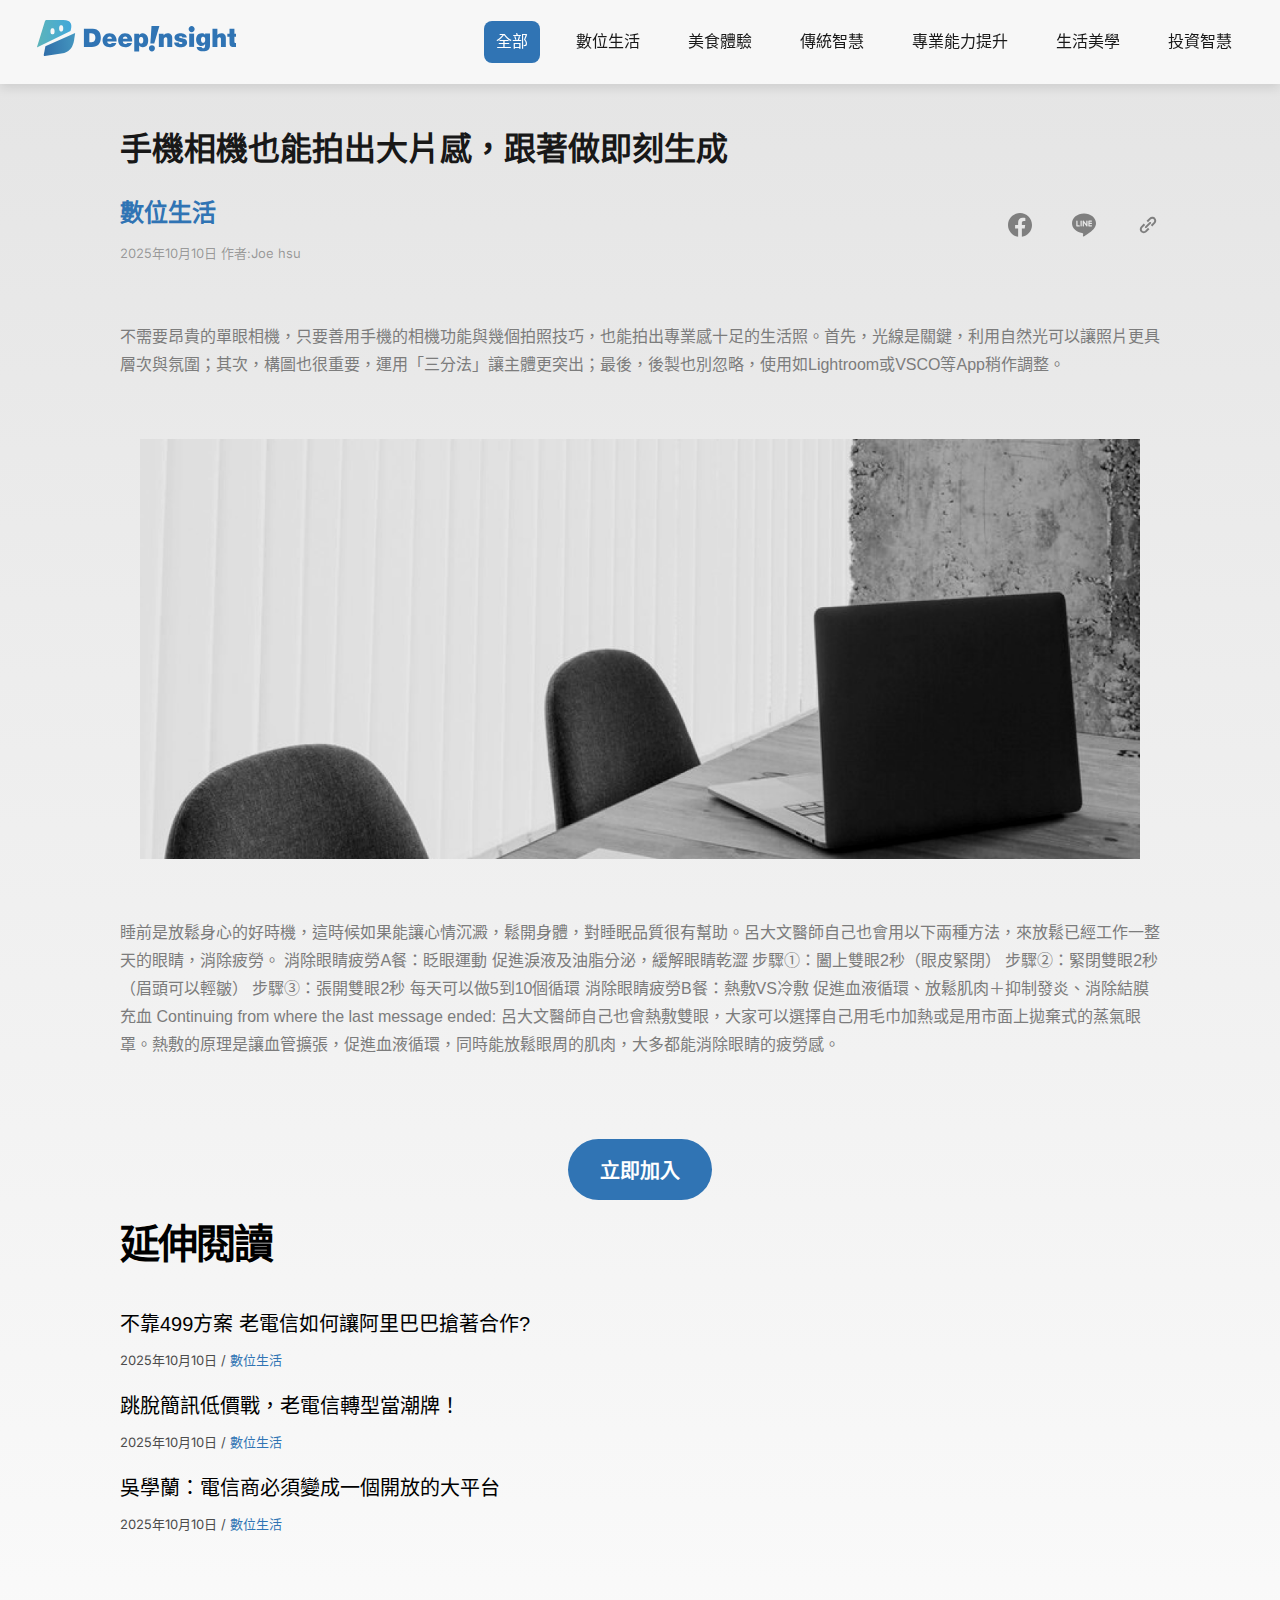
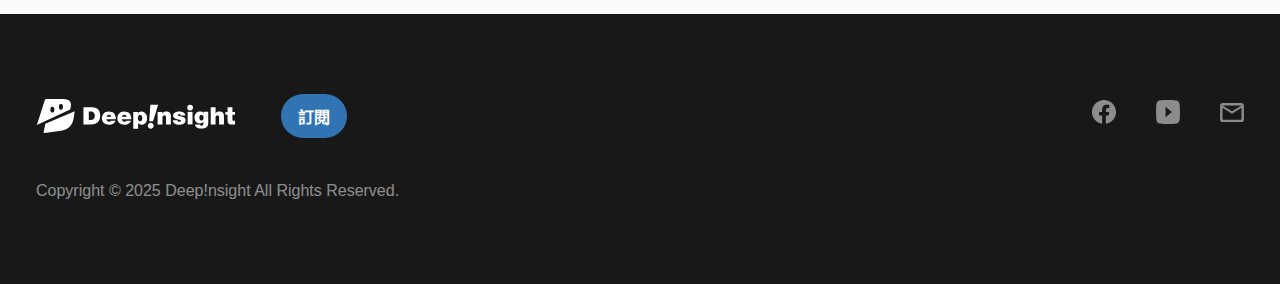
<file: article.html>
<!DOCTYPE html>
<html lang="zh-TW">
 <head>
  <meta charset="utf-8"/>
  <meta content="width=device-width, initial-scale=1.0" name="viewport"/>
  <title>
   Deep Insight Blog
  </title>
  <link href="main.css" rel="stylesheet"/>
 </head>
 <body>
  <div class="list-container">
    <header class="header">
      <a href="index.html" class="fade-in-up">
       <img alt="Logo" class="logo" src="img/di-logo.svg"/>
      </a>
      <!-- 桌機用選單 -->
      <nav class="nav-links fade-in-up">
     <a class="nav-item active" href="#">
      全部
     </a>
     <a class="nav-item" href="#">
      數位生活
     </a>
     <a class="nav-item" href="#">
      美食體驗
     </a>
     <a class="nav-item" href="#">
      傳統智慧
     </a>
     <a class="nav-item" href="#">
      專業能力提升
     </a>
     <a class="nav-item" href="#">
      生活美學
     </a>
     <a class="nav-item" href="#">
      投資智慧
     </a>
    </nav>
    <!-- 漢堡按鈕（手機版） -->
    <button aria-label="開啟選單" class="hamburger" id="hamburger">
     <span>
     </span>
     <span>
     </span>
     <span>
     </span>
    </button>
   </header>
   <!-- 手機右側滑出選單 -->
   <div class="drawer" id="drawer">
    <button aria-label="關閉選單" class="close-btn" id="closeDrawer">
     <img alt="" src="img/ic_round-close.svg"/>
    </button>
    <a class="nav-item" href="#">
     全部
    </a>
    <a class="nav-item" href="#">
     數位生活
    </a>
    <a class="nav-item" href="#">
     美食體驗
    </a>
    <a class="nav-item" href="#">
     傳統智慧
    </a>
    <a class="nav-item" href="#">
     專業能力提升
    </a>
    <a class="nav-item" href="#">
     生活美學
    </a>
    <a class="nav-item" href="#">
     投資智慧
    </a>
   </div>
   <main class="fade-in-up">
    <div class="artdetail-container">
     <div class="artdetail-content">
      <div class="artdetail-header">
       <h1 class="artdetail-title">
        手機相機也能拍出大片感，跟著做即刻生成
       </h1>
       <div class="artdetail-meta">
        <div class="artdetail-category-date">
         <p class="artdetail-category">
          數位生活
         </p>
         <p class="artdetail-date">
          2025年10月10日 作者:Joe hsu
         </p>
        </div>
        <div class="social-icons">
         <a aria-label="Share on Facebook" class="social-icon facebook" href="#">
          <svg fill="none" height="24" viewbox="0 0 24 24" width="24" xmlns="http://www.w3.org/2000/svg">
           <path d="M24 12C24 5.37258 18.6274 0 12 0C5.37258 0 0 5.37258 0 12C0 17.9895 4.3882 22.954 10.125 23.8542V15.4688H7.07812V12H10.125V9.35625C10.125 6.34875 11.9166 4.6875 14.6576 4.6875C15.9701 4.6875 17.3438 4.92188 17.3438 4.92188V7.875H15.8306C14.34 7.875 13.875 8.80008 13.875 9.75V12H17.2031L16.6711 15.4688H13.875V23.8542C19.6118 22.954 24 17.9895 24 12Z" fill="currentColor">
           </path>
          </svg>
         </a>
         <a aria-label="Share on Line" class="social-icon line" href="#">
          <svg fill="none" height="24" viewbox="0 0 24 24" width="24" xmlns="http://www.w3.org/2000/svg">
           <path d="M19.365 9.86301C19.5279 9.86949 19.6819 9.93876 19.7949 10.0563C19.9078 10.1738 19.9709 10.3305 19.9709 10.4935C19.9709 10.6565 19.9078 10.8132 19.7949 10.9307C19.6819 11.0483 19.5279 11.1175 19.365 11.124H17.61V12.249H19.365C19.4498 12.2456 19.5344 12.2594 19.6137 12.2895C19.693 12.3196 19.7654 12.3655 19.8266 12.4242C19.8878 12.483 19.9365 12.5536 19.9697 12.6316C20.003 12.7097 20.0201 12.7937 20.0201 12.8785C20.0201 12.9634 20.003 13.0473 19.9697 13.1254C19.9365 13.2034 19.8878 13.274 19.8266 13.3328C19.7654 13.3916 19.693 13.4374 19.6137 13.4675C19.5344 13.4976 19.4498 13.5114 19.365 13.508H16.979C16.8126 13.5072 16.6533 13.4406 16.5358 13.3228C16.4183 13.2049 16.3523 13.0454 16.352 12.879V8.10801C16.352 7.76301 16.634 7.47801 16.982 7.47801H19.368C19.5351 7.4784 19.6952 7.54516 19.813 7.66359C19.9309 7.78202 19.9969 7.94242 19.9965 8.10951C19.9961 8.27659 19.9293 8.43668 19.8109 8.55454C19.6925 8.67241 19.5321 8.7384 19.365 8.73801H17.61V9.86301H19.365ZM15.51 12.879C15.5092 13.0457 15.4423 13.2054 15.3241 13.3229C15.2058 13.4404 15.0457 13.5063 14.879 13.506C14.7802 13.508 14.6824 13.4863 14.5937 13.4428C14.505 13.3994 14.4279 13.3353 14.369 13.256L11.926 9.93901V12.879C11.915 13.0382 11.844 13.1873 11.7273 13.2961C11.6107 13.405 11.4571 13.4656 11.2975 13.4656C11.1379 13.4656 10.9843 13.405 10.8677 13.2961C10.751 13.1873 10.68 13.0382 10.669 12.879V8.10801C10.6687 7.94206 10.7343 7.78278 10.8512 7.66506C10.9682 7.54735 11.1271 7.4808 11.293 7.48001C11.488 7.48001 11.668 7.58401 11.788 7.73401L14.25 11.064V8.10801C14.25 7.76301 14.532 7.47801 14.88 7.47801C15.225 7.47801 15.51 7.76301 15.51 8.10801V12.879ZM9.769 12.879C9.76887 12.9617 9.75244 13.0436 9.72066 13.12C9.68888 13.1964 9.64236 13.2658 9.58377 13.3242C9.52518 13.3826 9.45565 13.4289 9.37917 13.4604C9.30268 13.492 9.22073 13.5081 9.138 13.508C8.97161 13.5072 8.81228 13.4406 8.69481 13.3228C8.57734 13.2049 8.51126 13.0454 8.511 12.879V8.10801C8.511 7.76301 8.793 7.47801 9.141 7.47801C9.487 7.47801 9.769 7.76301 9.769 8.10801V12.879ZM7.303 13.508H4.917C4.75041 13.507 4.59092 13.4404 4.47303 13.3227C4.35514 13.205 4.28831 13.0456 4.287 12.879V8.10801C4.287 7.76301 4.572 7.47801 4.917 7.47801C5.265 7.47801 5.547 7.76301 5.547 8.10801V12.249H7.303C7.46561 12.2555 7.61941 13.3246 7.73217 12.442C7.84493 12.5593 7.90791 12.7158 7.90791 12.8785C7.90791 13.0412 7.84493 13.1977 7.73217 13.315C7.61941 13.4324 7.46561 13.5015 7.303 13.508ZM24 10.314C24 4.94301 18.615 0.572006 12 0.572006C5.385 0.572006 0 4.94301 0 10.314C0 15.125 4.27 19.156 10.035 19.922C10.426 20.004 10.958 20.18 11.093 20.512C11.213 20.813 11.172 21.278 11.131 21.592L10.967 22.612C10.922 22.913 10.727 23.798 12.016 23.257C13.307 22.718 18.932 19.179 21.452 16.282C23.176 14.393 24 12.458 24 10.314Z" fill="currentColor">
           </path>
          </svg>
         </a>
         <a aria-label="Copy link" class="social-icon link" href="#">
          <svg fill="none" height="24" viewbox="0 0 24 24" width="24" xmlns="http://www.w3.org/2000/svg">
           <path d="M14.8284 12L16.2434 13.414L19.0714 10.586C19.8216 9.83584 20.243 8.8184 20.243 7.7575C20.243 6.69661 19.8216 5.67917 19.0714 4.929C18.7 4.55756 18.259 4.26291 17.7737 4.06189C17.2884 3.86087 16.7682 3.7574 16.2429 3.7574C15.182 3.7574 14.1646 4.17884 13.4144 4.929L10.5864 7.757L12.0004 9.172L14.8284 6.343C15.2036 5.96785 15.7124 5.7571 16.2429 5.7571C16.7735 5.7571 17.2823 5.96785 17.6574 6.343C18.0326 6.71815 18.2433 7.22696 18.2433 7.7575C18.2433 8.28804 18.0326 8.79686 17.6574 9.172L14.8284 12ZM12.0004 14.829L13.4144 16.243L10.5864 19.071C9.83625 19.8212 8.81881 20.2426 7.75792 20.2426C6.69702 20.2426 5.67958 19.8212 4.92942 19.071C4.17925 18.3208 3.75781 17.3034 3.75781 16.2425C3.75781 15.1816 4.17925 14.1642 4.92942 13.414L7.75742 10.586L9.17242 12L6.34342 14.829C5.9684 15.2042 5.75777 15.7129 5.75786 16.2434C5.75796 16.7738 5.96877 17.2825 6.34392 17.6575C6.71906 18.0325 7.22782 18.2431 7.75827 18.2431C8.28872 18.243 8.7974 18.0322 9.17242 17.657L12.0004 14.829Z" fill="currentColor">
           </path>
           <path d="M14.8295 10.586C15.0171 10.3984 15.1225 10.1439 15.1225 9.8785C15.1225 9.61314 15.0171 9.35864 14.8295 9.171C14.6418 8.98336 14.3873 8.87794 14.122 8.87794C13.8566 8.87794 13.6021 8.98336 13.4145 9.171L9.17248 13.414C9.07697 13.5062 9.00078 13.6166 8.94837 13.7386C8.89597 13.8606 8.86838 13.9918 8.86723 14.1246C8.86607 14.2574 8.89137 14.3891 8.94165 14.512C8.99193 14.6349 9.06619 14.7465 9.16008 14.8404C9.25397 14.9343 9.36562 15.0085 9.48852 15.0588C9.61142 15.1091 9.7431 15.1344 9.87588 15.1333C10.0087 15.1321 10.1399 15.1045 10.2619 15.0521C10.3839 14.9997 10.4942 14.9235 10.5865 14.828L14.8295 10.586Z" fill="currentColor">
           </path>
          </svg>
         </a>
        </div>
       </div>
      </div>
      <p class="artdetail-summary">
       不需要昂貴的單眼相機，只要善用手機的相機功能與幾個拍照技巧，也能拍出專業感十足的生活照。首先，光線是關鍵，利用自然光可以讓照片更具層次與氛圍；其次，構圖也很重要，運用「三分法」讓主體更突出；最後，後製也別忽略，使用如Lightroom或VSCO等App稍作調整。
      </p>
      <div class="artdetail-image-container">
       <img alt="Hands joined together showing wedding rings" class="artdetail-image" src="img/p1.png"/>
      </div>
      <p class="artdetail-body">
       睡前是放鬆身心的好時機，這時候如果能讓心情沉澱，鬆開身體，對睡眠品質很有幫助。呂大文醫師自己也會用以下兩種方法，來放鬆已經工作一整天的眼睛，消除疲勞。
                    消除眼睛疲勞A餐：眨眼運動 促進淚液及油脂分泌，緩解眼睛乾澀
                    步驟①：闔上雙眼2秒（眼皮緊閉） 步驟②：緊閉雙眼2秒（眉頭可以輕皺）
                    步驟③：張開雙眼2秒 每天可以做5到10個循環 消除眼睛疲勞B餐：熱敷VS冷敷
                    促進血液循環、放鬆肌肉＋抑制發炎、消除結膜充血
                    Continuing from where the last message ended:
              
                    呂大文醫師自己也會熱敷雙眼，大家可以選擇自己用毛巾加熱或是用市面上拋棄式的蒸氣眼罩。熱敷的原理是讓血管擴張，促進血液循環，同時能放鬆眼周的肌肉，大多都能消除眼睛的疲勞感。
      </p>
      <div class="cta-container">
       <button class="cta-button">
        立即加入
       </button>
      </div>
     </div>
     <div class="related-artdetails">
      <h2 class="related-title">
       延伸閱讀
      </h2>
      <div class="related-list">
       <a class="related-item" href="#">
        <h3 class="related-item-title">
         不靠499方案 老電信如何讓阿里巴巴搶著合作?
        </h3>
        <p class="related-item-meta">
         <span class="related-item-date">
          2025年10月10日 /
         </span>
         <span class="related-item-category">
          數位生活
         </span>
        </p>
       </a>
       <a class="related-item" href="#">
        <h3 class="related-item-title">
         跳脫簡訊低價戰，老電信轉型當潮牌！
        </h3>
        <p class="related-item-meta">
         <span class="related-item-date">
          2025年10月10日 /
         </span>
         <span class="related-item-category">
          數位生活
         </span>
        </p>
       </a>
       <a class="related-item" href="#">
        <h3 class="related-item-title">
         吳學蘭：電信商必須變成一個開放的大平台
        </h3>
        <p class="related-item-meta">
         <span class="related-item-date">
          2025年10月10日 /
         </span>
         <span class="related-item-category">
          數位生活
         </span>
        </p>
       </a>
      </div>
     </div>
    </div>
   </main>
   <footer class="footer">
    <div class="footer-container">
     <div class="footer-top">
      <div class="footer-logo-container">
       <img alt="Footer logo" class="footer-logo" src="img/di-logo-w.svg"/>
       <button class="subscribe-button">
        訂閱
       </button>
      </div>
      <div class="social-icons">
       <a aria-label="Facebook" class="social-icon" href="#">
        <img alt="Facebook icon" src="img/fb-w.svg"/>
       </a>
       <a aria-label="Twitter" class="social-icon" href="#">
        <img alt="Twitter icon" src="img/yt-w.svg"/>
       </a>
       <a aria-label="Instagram" class="social-icon" href="#">
        <img alt="Instagram icon" src="img/email-w.svg"/>
       </a>
      </div>
     </div>
     <div class="copyright-text">
      Copyright © 2025 Deep!nsight All Rights Reserved.
     </div>
    </div>
   </footer>
  </div>
  <script>
   const hamburger = document.getElementById('hamburger');
    const drawer = document.getElementById('drawer');
    const closeDrawer = document.getElementById('closeDrawer');
    const navItems = drawer.querySelectorAll('.nav-item');

    hamburger.addEventListener('click', () => {
      drawer.classList.add('open');
    });

    closeDrawer.addEventListener('click', () => {
      drawer.classList.remove('open');
    });

    // 點選選單項目後關閉選單 & 加上選中效果
    navItems.forEach(item => {
      item.addEventListener('click', () => {
        navItems.forEach(el => el.classList.remove('active'));
        item.classList.add('active');
        drawer.classList.remove('open');
      });
    });
  </script>
  <script>
   document.addEventListener("DOMContentLoaded", function() {
  const observer = new IntersectionObserver(entries => {
    entries.forEach(entry => {
      if (entry.isIntersecting) {
        entry.target.classList.add("show");
      }
    });
  }, { threshold: 0.1 });

  document.querySelectorAll('.fade-in-up').forEach(el => {
    observer.observe(el);
  });
});
  </script>
 </body>
</html>
</file>
<file: main.css>
/* === styles.css === */
@import url('https://fonts.googleapis.com/css2?family=PingFang+TC:wght@400;600;700&family=Sen:wght@400;700&family=Inter:wght@400;500&display=swap');

* {
    margin: 0;
    padding: 0;
    box-sizing: border-box;
}

body {
    font-family: 'PingFang TC', sans-serif;
    line-height: 1.6;
    color: #181818;
}

.main-container {
    position: relative;
    min-height: 100vh;
    padding-top: 124px;
    background-image: url('img/bg.jpg');
    background-repeat: no-repeat;
    background-size:100%;
    background-position: top;
}

.background-image {
    position: absolute;
    top: 0;
    left: 0;
    width: 100%;
    object-fit: cover;
    z-index: -1;
}

.header {
    position: fixed;
    top: 0;
    left: 0;
    width: 100%;
    background-color: rgba(255, 255, 255, 0.7);
    box-shadow: 0px 4px 10px rgba(0, 0, 0, 0.1);
    display: flex;
    justify-content: space-between;
    align-items: center;
    padding: 20px 36px;
    z-index: 10;
}

.logo {
    height: 36px;
}

.nav-links {
    display: flex;
    gap: 24px;
  }

  .nav-item {
    color: #181818;
    text-decoration: none;
    font-size: 16px;
    transition: color 0.3s ease, background 0.3s ease;
    padding: 8px 12px;
    border-radius: 8px;
  }

  .nav-item:hover{
    color:#3074B4;
    font-weight: 600;
  }
  .nav-item.active {
    background-color: #3074B4;
    color: white;
  }

  .drawer  .nav-item {
    border-bottom: #d0d0d0 1px solid;
    border-radius: 0px;
    padding: 12px 12px;
  }

  .hamburger {
    display: none;
    background: none;
    border: none;
    cursor: pointer;
  }

  .hamburger span {
    display: block;
    width: 25px;
    height: 3px;
    background-color: #181818;
    margin: 5px 0;
    transition: all 0.3s ease;
  }

/* 抽屜選單 */
.drawer {
    display: none;
  }

@media (max-width: 991px) {
    .nav-links {
        display: none;
      }

      .hamburger {
        display: block;
      }

      .drawer {
        position: fixed;
        top: 0;
        right: 0;
        height: 100%;
        width: 100%;
        background: #ffffff;
        box-shadow: -2px 0 10px rgba(0,0,0,0.1);
        transform: translateX(100%);
        transition: transform 0.3s ease;
        display: flex;
        flex-direction: column;
        padding: 24px;
        z-index: 99;
      }

      .drawer.open {
        transform: translateX(0);
      }

      .drawer .close-btn {
        align-self: flex-start;
        background: none;
        border: none;
        font-size: 24px;
        cursor: pointer;
        margin-bottom: 24px;
      }

      .drawer i {
        font-size: 24px;
        color: #181818;
      }
}

.hero-section {
    text-align: left;
    padding: 100px 36px;
}

.hero-title {
    font-size: 56px;
    font-weight: 600;
    margin-bottom: 30px;
}

.cta-button {
    background-color: #3074B4;
    color: #FFFFFF;
    border: none;
    padding: 16px 48px;
    font-size: 18px;
    font-weight: 700;
    border-radius: 100px;
    cursor: pointer;
    transition: background-color 0.3s ease;
}

.cta-button:hover {
    background-color: #245A8C;
}


.category-grid {
    display: grid;
    grid-template-rows: repeat(6, 50px);
    gap: 30px;
    padding: 36px;
    margin: 0 auto;
  }
  .cat {
    display: flex;
    align-items: top;
    justify-content: left;
    border-radius: 20px;
    font-weight: bold;
    font-size: 36px;
    box-shadow: 0px 30px 60px #00000014 , 0px 158px 158px #00000014;
    text-align: left;
    padding: 20px 30px;
  }
  .black {
    background: #111;
    color: #fff;
  }
  .white {
    background: #fff;
    color: #111;
  }

.item-1 { grid-column: 1 / span 3; grid-row: 1 / span 3; } /* 數位生活 */
.item-2 { grid-column: 1 / span 1; grid-row: 4 / span 2; } /* 美食體驗 */
.item-3 { grid-column: 2 / span 1; grid-row: 4 / span 2; } /* 生活美學 */
.item-4 { grid-column: 4 / span 1; grid-row: 2 / span 6; } /* 傳統智慧 */
.item-5 { grid-column: 5 / span 1; grid-row: 2 / span 3; } /* 專業能力提升 */
.item-6 { grid-column: 5 / span 1; grid-row: 5 / span 3; } /* 投資智慧 */

.categories-section {
    display: flex;
    justify-content: space-between;
    gap: 30px;
    padding: 0 36px;
    margin-bottom: 80px;
}

.category-container, .category-item-2 {
    flex: 1;
    display: flex;
    flex-direction: column;
    gap: 30px;
}

.category-item, .subcategory-item, .subcategory-item-dark, .subcategory-container, .subcategory-item-3, .subcategory-item-4 {
    background-color: #181818;
    color: #FDFDFD;
    padding: 30px;
    border-radius: 20px;
    font-size: 36px;
    font-weight: 600;
}

.subcategory-item, .subcategory-item-3 {
    background-color: #FFFFFF;
    color: #181818;
}

.subcategories-container, .subcategory-container-2 {
    display: flex;
    gap: 30px;
}

.subcategory-item, .subcategory-item-dark, .subcategory-item-3, .subcategory-item-4 {
    flex: 1;
}

.latest-articles-section, .popular-articles-section {
    padding: 0 36px;
    margin-bottom: 80px;
}

.section-title {
    font-size: 40px;
    font-weight: 600;
    margin-bottom: 40px;
}

.articles-row {
    display: flex;
    gap: 30px;
    margin-bottom: 80px;
}

.article, .article-image {
    flex: 1;
}

.article-category {
    color: #3074B4;
    font-size: 16px;
    margin-bottom: 10px;
}

.article-title {
    font-size: 40px;
    font-weight: 600;
    margin-bottom: 20px;
}

.article-title a {
    color: #181818;
    text-decoration: none;
    transition: color 0.3s ease;
}

.article-title a:hover {
    color: #3074B4;
}

.article-description {
    font-size: 20px;
    color: #7C7C7C;
    margin-bottom: 20px;
}

.article-date {
    font-size: 13px;
    color: #181818;
}

.article-img {
    width: 100%;
    height: auto;
    border-radius: 8px;
}

.articles-grid {
    display: grid;
    grid-template-columns: repeat(auto-fit, minmax(240px, 1fr));
    gap: 30px;
    margin-bottom: 40px;
}

.article-card {
    background-color: #FFFFFF;
    border-radius: 8px;
    overflow: hidden;
    box-shadow: 0 4px 6px rgba(0, 0, 0, 0.1);
}

.card-image {
    width: 100%;
    height: auto;
}

.card-content {
    padding: 20px;
}

.card-title {
    font-size: 20px;
    font-weight: 700;
    margin-bottom: 10px;
}

.card-title a {
    color: #181818;
    text-decoration: none;
    transition: color 0.3s ease;
}

.card-title a:hover {
    color: #3074B4;
}

.card-category {
    color: #3074B4;
    font-size: 13px;
    font-weight: 500;
    margin-bottom: 5px;
}

.card-date {
    font-size: 13px;
    color: #181818;
}

.load-more-button {
    display: block;
    margin: 0 auto;
    background-color: #3074B4;
    color: #FFFFFF;
    border: none;
    padding: 16px 24px;
    font-size: 20px;
    font-weight: 600;
    border-radius: 8px;
    cursor: pointer;
    transition: background-color 0.3s ease;
}

.load-more-button:hover {
    background-color: #245A8C;
}

.popular-articles-row {
    display: flex;
    gap: 20px;
    margin-bottom: 40px;
}

.popular-articles-container {
    flex: 1;
    padding: 0 30px;
}

.popular-article-header {
    display: flex;
    justify-content: space-between;
    align-items: center;
    margin-bottom: 20px;
}

.popular-article-header h3 {
    font-size: 32px;
    font-weight: 700;
}

.view-all {
    color: #3074B4;
    text-decoration: none;
    font-size: 16px;
    transition: color 0.3s ease;
}

.view-all:hover {
    color: #245A8C;
}

.popular-article-item {
    border-bottom: 1px solid rgba(24, 24, 24, 0.2);
    padding: 20px 0;
}

.popular-article-item:last-child {
    border-bottom: none;
}

.popular-article-item h4 {
    font-size: 20px;
    font-weight: 400;
    margin-bottom: 5px;
}

.popular-article-item h4 a {
    color: #181818;
    text-decoration: none;
    transition: color 0.3s ease;
}

.popular-article-item h4 a:hover {
    color: #3074B4;
}

.popular-article-date {
    font-size: 13px;
    color: #181818;
}

.footer {
    background-color: #181818;
    color: #FFFFFF;
    padding: 80px 36px;
    margin-top: 80px;
}

.footer-container {
    margin: 0 auto;
}

.footer-top {
    display: flex;
    justify-content: space-between;
    align-items: center;
    margin-bottom: 40px;
}

.footer-logo-container {
    display: flex;
    align-items: center;
    gap: 45px;
}

.footer-logo {
    height: 34px;
}

.subscribe-button {
    background-color: #3074B4;
    color: #FFFFFF;
    border: none;
    padding: 10px 17px;
    font-size: 16px;
    font-weight: 600;
    border-radius: 100px;
    cursor: pointer;
    transition: background-color 0.3s ease;
}

.subscribe-button:hover {
    background-color: #245A8C;
}

.social-icons {
    display: flex;
    gap: 40px;
}

.social-icon {
    display: inline-block;
    transition: transform 0.3s ease;
}

.social-icon:hover {
    transform: scale(1.1);
}

.social-icon img {
    width: 24px;
    height: 24px;
}

.copyright-text {
    font-size: 16px;
    opacity: 0.5;
}

@media (max-width: 991px) {
    .main-container {
        padding-top: 100px;
        background-size: 150% auto;
    background-position: center top;
    }

    .header {
        padding: 15px 20px;
    }

    .hero-title {
        font-size: 40px;
    }

    .categories-section, .latest-articles-section, .popular-articles-section {
        padding: 0 20px;
    }

    .articles-row {
        flex-direction: column;
    }

    .article-image {
        order: -1;
    }

    .popular-articles-row {
        flex-direction: column;
    }

    .footer {
        padding: 60px 20px;
    }
}

@media (max-width: 640px) {
    .main-container {
        padding-top: 80px;
    }

    .hero-title {
        font-size: 32px;
    }

    .categories-section {
        flex-direction: column;
    }

    .footer-top {
        flex-direction: column;
        align-items: flex-start;
        gap: 20px;
    }

    .footer-logo-container {
        flex-direction: column;
        align-items: flex-start;
        gap: 20px;
    }

    .social-icons {
        margin-top: 20px;
    }

    .category-grid {
        display: grid;
        grid-template-rows: repeat(1, 100px);
        grid-template-columns: repeat(2, 1fr);
        grid-template-areas:
          "item1 item1"
          "item2 item3"
          "item4 item5"
          "item4 item6";
        gap: 16px;
        padding: 0 20px 80px 20px;
      }
      .item-1 { grid-area: item1; }
      .item-2 { grid-area: item2; }
      .item-3 { grid-area: item3; }
      .item-4 { grid-area: item4; }
      .item-5 { grid-area: item5; }
      .item-6 { grid-area: item6; }
    
      .cat {
        min-height: 100px;
        font-size: 18px;
      }

      .articles-grid {
        grid-template-columns: repeat(2, 1fr);
      }
}

/* === postlist.css === */
.list-container {
    position: relative;
    min-height: 100vh;
    padding-top: 124px;
    background: linear-gradient(to bottom, #E4E4E4, #FDFDFD);
}

.poslist-section {
    margin: auto;
    padding: 0 120px;
}

.poslist-title {
    font-size: 40px;
    font-weight: 600;
    line-height: 48px;
    letter-spacing: -2px;
}

.poslist-title a {
    color: #181818;
    text-decoration: none;
    transition: color 0.3s ease;
}

.poslist-title a:hover {
    color: #3074B4;
}

.poslist-grid {
    display: grid;
    grid-template-columns: repeat(3, 1fr);
    gap: 20px;
    margin-bottom: 80px;
}

.poslist-card {
    display: flex;
    flex-direction: column;
    gap: 32px;
    margin-bottom: 30px;
}

.poslist-image {
    width: 100%;
    height: 100%x;
    object-fit: cover;
}

.poslist-content {
    display: flex;
    flex-direction: column;
    gap: 20px;
}

.poslist-title {
    font-size: 28px;
    font-weight: 600;
    line-height: 40px;
    letter-spacing: -1px;
    display: -webkit-box;
    -webkit-line-clamp: 2;
    -webkit-box-orient: vertical;
    overflow: hidden;
}

.poslist-meta {
    font-family: "Inter", sans-serif;
    font-size: 13px;
    line-height: 20px;
}

.poslist-date {
    color: #4c4c4c;
}

.poslist-category {
    color: #3074b4;
}

.poslist-excerpt {
    color: #4c4c4c;
    opacity: 0.7;
    font-size: 16px;
    line-height: 28px;
    display: -webkit-box;
    -webkit-line-clamp: 2;
    -webkit-box-orient: vertical;
    overflow: hidden;
}

.pagination {
    display: flex;
    justify-content: center;
    align-items: center;
    gap: 8px;
}

.pagination-button {
    display: flex;
    justify-content: center;
    align-items: center;
    width: 40px;
    height: 40px;
    border-radius: 6px;
    background-color: rgba(24, 24, 24, 0.05);
    border: none;
    cursor: pointer;
}

.pagination-list {
    display: flex;
    list-style: none;
    padding: 0;
    margin: 0;
    gap: 8px;
}

.pagination-link {
    display: flex;
    justify-content: center;
    align-items: center;
    width: 40px;
    height: 40px;
    border-radius: 6px;
    background-color: rgba(24, 24, 24, 0.05);
    color: #3b3b3b;
    text-decoration: none;
    font-family: "Helvetica Neue", sans-serif;
    font-size: 16px;
}

.pagination-link:hover {
    background-color: #3b3b3b;
    color: #fff;
}

.pagination-link.active {
    background-color: #3074B4;
    color: #fff;
}

.pagination-ellipsis {
    display: flex;
    justify-content: center;
    align-items: center;
    width: 40px;
    height: 40px;
}

@media (max-width: 991px) {
    .poslist-section {
        padding: 120px 60px 0;
    }

    .poslist-grid {
        grid-template-columns: repeat(2, 1fr);
    }
}

@media (max-width: 640px) {
    .poslist-section {
        padding: 60px 20px 0;
    }

    .section-title {
        font-size: 32px;
        line-height: 40px;
    }

    .poslist-grid {
        grid-template-columns: repeat(2, 1fr);
    }

    .poslist-title {
        font-size: 24px;
        line-height: 32px;
    }

    .pagination {
        flex-wrap: wrap;
    }
}

/* === articlestyle.css === */
.artdetail-container {
    margin: 0 auto;
    padding: 0 120px;
  }
  
  .artdetail-content {
    display: flex;
    flex-direction: column;
    align-items: flex-start;
    gap: 60px;
    width: 100%;
  }
  
  .artdetail-header {
    display: flex;
    flex-direction: column;
    align-items: flex-start;
    gap: 20px;
    width: 100%;
  }
  
  .artdetail-meta {
    display: flex;
    justify-content: space-between;
    align-items: center;
    width: 100%;
  }
  
  .artdetail-category-date {
    display: flex;
    flex-direction: column;
    gap: 12px;
  }
  
  .artdetail-category {
    color: #3074b4;
    font: 600 24px/36px "PingFang TC", sans-serif;
  }
  
  .artdetail-date {
    color: rgba(24, 24, 24, 0.4);
    font: 13px/20px Inter, sans-serif;
  }
  
  .social-icons {
    display: flex;
    align-items: center;
    gap: 40px;
  }
  
  .social-icon {
    color: rgba(24, 24, 24, 0.5);
    transition: color 0.3s ease;
  }
  
  .social-icon:hover {
    color: #3074b4;
  }
  
  .artdetail-summary,
  .artdetail-body {
    color: #7c7c7c;
    width: 100%;
    font: 16px/28px "PingFang TC", sans-serif;
  }
  
  .artdetail-image-container {
    display: flex;
    justify-content: center;
    align-items: center;
    width: 100%;
    max-width: 1000px;
    height: 420px;
    margin: 0 auto;
  }
  
  .artdetail-image {
    width: 100%;
    height: 100%;
    object-fit: cover;
  }
  
  .cta-container {
    display: flex;
    padding: 20px 0;
    justify-content: center;
    align-items: center;
    width: 100%;
  }
  
  .cta-button {
    padding: 16px 32px;
    border-radius: 100px;
    color: #fff;
    cursor: pointer;
    background-color: #3074b4;
    font: 600 20px "PingFang TC", sans-serif;
    border: none;
    transition: background-color 0.3s ease;
  }
  
  .cta-button:hover {
    background-color: #245d8f;
  }
  
  .related-artdetails {
    display: flex;
    flex-direction: column;
    gap: 40px;
    width: 100%;
  }
  
  .related-title {
    color: #000;
    letter-spacing: -2px;
    font: 600 40px/48px "PingFang TC", sans-serif;
  }
  
  .related-list {
    display: flex;
    flex-direction: column;
    gap: 20px;
  }
  
  .related-item {
    display: flex;
    flex-direction: column;
    gap: 10px;
    text-decoration: none;
    color: inherit;
  }
  
  .related-item-title {
    color: #000;
    overflow: hidden;
    text-overflow: ellipsis;
    white-space: nowrap;
    font: 20px/32px "PingFang TC", sans-serif;
    transition: color 0.3s ease;
  }
  
  .related-item:hover .related-item-title {
    color: #3074b4;
  }
  
  .related-item-meta {
    font: 13px/20px Inter, sans-serif;
  }
  
  .related-item-date {
    color: #4c4c4c;
  }
  
  .related-item-category {
    color: #3074b4;
  }
  
  @media (max-width: 991px) {
    .artdetail-container {
      padding: 0 60px;
    }
  
    .artdetail-image-container {
      padding: 0 40px;
    }
  }
  
  @media (max-width: 640px) {
    .artdetail-container {
      padding: 0 20px;
    }
  
    .artdetail-title,
    .related-title {
      font-size: 32px;
      line-height: 40px;
    }
  
    .artdetail-category {
      font-size: 20px;
    }
  
    .artdetail-image-container {
      padding: 0;
      height: 300px;
    }
  }


/* === Hover 圖片放大 === */
a img {
  transition: transform 0.4s ease;
}
a:hover img {
  transform: scale(1.05);
}

/* === 滑入動畫 === */
.fade-in-up {
  opacity: 0;
  transform: translateY(40px);
  transition: all 0.8s ease-out;
}
.fade-in-up.show {
  opacity: 1;
  transform: translateY(0);
}
</file>
